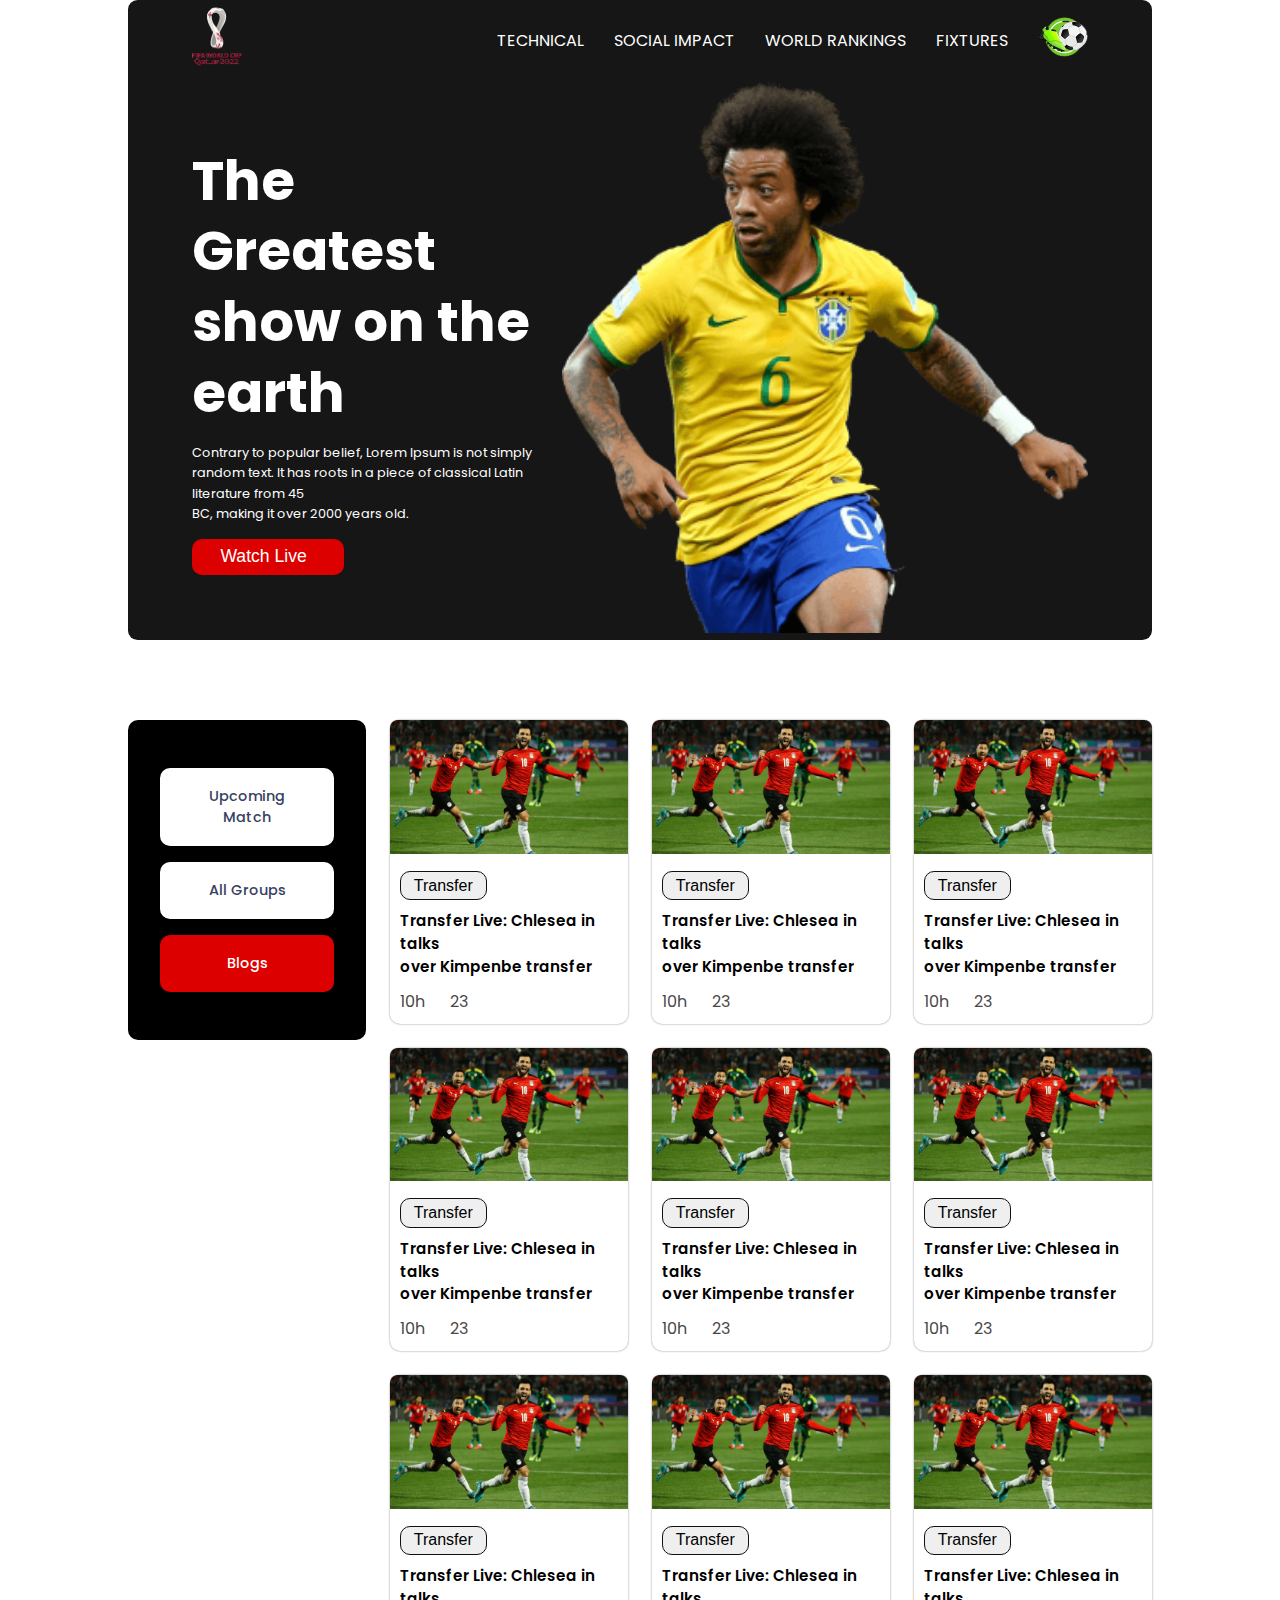
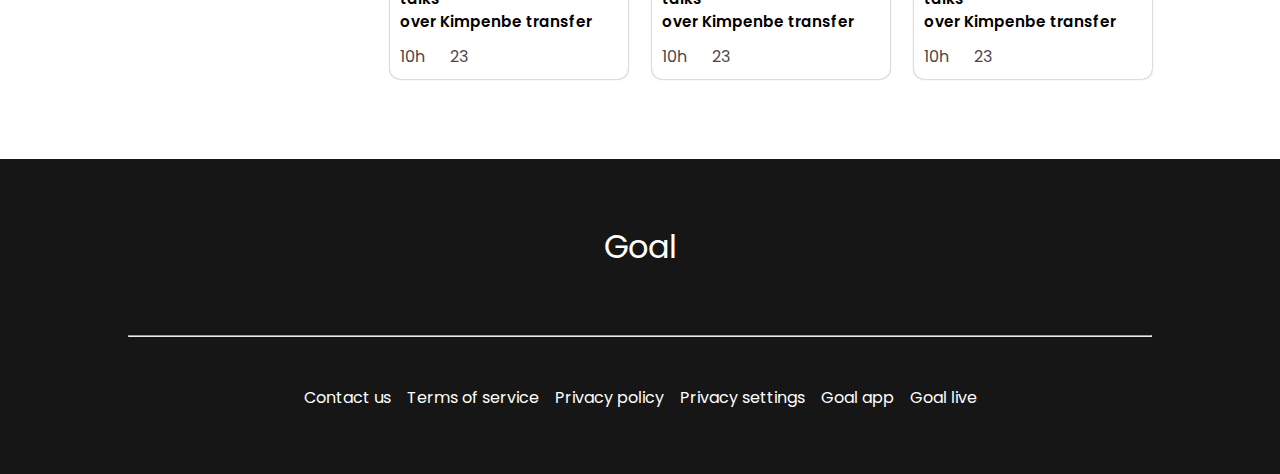
<file: index.html>
<!DOCTYPE html>
<html lang="en">
<head>
    <meta charset="UTF-8">
    <meta http-equiv="X-UA-Compatible" content="IE=edge">
    <meta name="viewport" content="width=device-width, initial-scale=1.0">
    <title>World Cup 2022 | Play To Win Heart</title>
    <link rel="stylesheet" href="https://cdnjs.cloudflare.com/ajax/libs/font-awesome/6.1.1/css/all.min.css" integrity="sha512-KfkfwYDsLkIlwQp6LFnl8zNdLGxu9YAA1QvwINks4PhcElQSvqcyVLLD9aMhXd13uQjoXtEKNosOWaZqXgel0g==" crossorigin="anonymous" referrerpolicy="no-referrer" />
    <link rel="shortcut icon" href="images/favicon.ico" type="image/x-icon">
    <link rel="stylesheet" href="style.css">
</head>
<body>
<!-- Header section starts here -->
    <header id="header" class="header container">
        <nav class="navbar">
            <div class="logo">
                <img src="images/logo.png" alt="Logo">
            </div>
            <ul class="navigation">
                <li><a href="#">Technical</a></li>
                <li><a href="#">Social Impact</a></li>
                <li><a href="#">World Rankings</a></li>
                <li><a href="#">Fixtures</a></li>
                <li class="football"><img src="images/football.png" alt="football"></li>
            </ul>
        </nav>

        <section id="hero" class="hero">
            <div class="content">
                <h3>The Greatest show on the earth</h3>
                <p>Contrary to popular belief, Lorem Ipsum is not simply <br>
                random text. It has roots in a piece of classical Latin literature from 45 <br> BC, making it over 2000 years old.</p>
                <button class="btn btn-primary">Watch live <i class="fa-solid fa-arrow-right"></i></button>
            </div>
            <div class="hero-image">
                <img src="images/Banner Image.png" alt="banner">
            </div>
        </section>
    </header>
<!-- Header section ends here -->

<!-- Main section starts -->
    <main class="container">
        <section class="blogs">
            <div class="side-nav">
                <p><a href="schedule.html">Upcoming Match</a></p>
                <p><a href="schedule.html">all groups</a></p>
                <p><a href="index.html" class="active">Blogs</a></p>
            </div>

            <div class="blog-container">
                <div class="blog-box">
                    <div class="blog-img">
                        <img src="images/Blog Image.png" alt="">
                    </div>
                    <div class="blog-content">
                        <button class="btn transfer">transfer</button>
                        <p>Transfer Live: Chlesea in talks <br> over Kimpenbe transfer</p>
                        <div class="view-box">
                            <div class="duration">
                                <i class="fa-solid fa-clock"></i>
                                <span>10h</span>
                            </div>
                            <div class="comment">
                                <i class="fa-solid fa-message"></i>
                                <span>23</span>
                            </div>
                        </div>
                    </div>
                </div>

                <div class="blog-box">
                    <div class="blog-img">
                        <img src="images/Blog Image.png" alt="">
                    </div>
                    <div class="blog-content">
                        <button class="btn transfer">transfer</button>
                        <p>Transfer Live: Chlesea in talks <br> over Kimpenbe transfer</p>
                        <div class="view-box">
                            <div class="duration">
                                <i class="fa-solid fa-clock"></i>
                                <span>10h</span>
                            </div>
                            <div class="comment">
                                <i class="fa-solid fa-message"></i>
                                <span>23</span>
                            </div>
                        </div>
                    </div>
                </div>

                <div class="blog-box">
                    <div class="blog-img">
                        <img src="images/Blog Image.png" alt="">
                    </div>
                    <div class="blog-content">
                        <button class="btn transfer">transfer</button>
                        <p>Transfer Live: Chlesea in talks <br> over Kimpenbe transfer</p>
                        <div class="view-box">
                            <div class="duration">
                                <i class="fa-solid fa-clock"></i>
                                <span>10h</span>
                            </div>
                            <div class="comment">
                                <i class="fa-solid fa-message"></i>
                                <span>23</span>
                            </div>
                        </div>
                    </div>
                </div>

                <div class="blog-box">
                    <div class="blog-img">
                        <img src="images/Blog Image.png" alt="">
                    </div>
                    <div class="blog-content">
                        <button class="btn transfer">transfer</button>
                        <p>Transfer Live: Chlesea in talks <br> over Kimpenbe transfer</p>
                        <div class="view-box">
                            <div class="duration">
                                <i class="fa-solid fa-clock"></i>
                                <span>10h</span>
                            </div>
                            <div class="comment">
                                <i class="fa-solid fa-message"></i>
                                <span>23</span>
                            </div>
                        </div>
                    </div>
                </div>

                <div class="blog-box">
                    <div class="blog-img">
                        <img src="images/Blog Image.png" alt="">
                    </div>
                    <div class="blog-content">
                        <button class="btn transfer">transfer</button>
                        <p>Transfer Live: Chlesea in talks <br> over Kimpenbe transfer</p>
                        <div class="view-box">
                            <div class="duration">
                                <i class="fa-solid fa-clock"></i>
                                <span>10h</span>
                            </div>
                            <div class="comment">
                                <i class="fa-solid fa-message"></i>
                                <span>23</span>
                            </div>
                        </div>
                    </div>
                </div>

                <div class="blog-box">
                    <div class="blog-img">
                        <img src="images/Blog Image.png" alt="">
                    </div>
                    <div class="blog-content">
                        <button class="btn transfer">transfer</button>
                        <p>Transfer Live: Chlesea in talks <br> over Kimpenbe transfer</p>
                        <div class="view-box">
                            <div class="duration">
                                <i class="fa-solid fa-clock"></i>
                                <span>10h</span>
                            </div>
                            <div class="comment">
                                <i class="fa-solid fa-message"></i>
                                <span>23</span>
                            </div>
                        </div>
                    </div>
                </div>

                <div class="blog-box">
                    <div class="blog-img">
                        <img src="images/Blog Image.png" alt="">
                    </div>
                    <div class="blog-content">
                        <button class="btn transfer">transfer</button>
                        <p>Transfer Live: Chlesea in talks <br> over Kimpenbe transfer</p>
                        <div class="view-box">
                            <div class="duration">
                                <i class="fa-solid fa-clock"></i>
                                <span>10h</span>
                            </div>
                            <div class="comment">
                                <i class="fa-solid fa-message"></i>
                                <span>23</span>
                            </div>
                        </div>
                    </div>
                </div>

                <div class="blog-box">
                    <div class="blog-img">
                        <img src="images/Blog Image.png" alt="">
                    </div>
                    <div class="blog-content">
                        <button class="btn transfer">transfer</button>
                        <p>Transfer Live: Chlesea in talks <br> over Kimpenbe transfer</p>
                        <div class="view-box">
                            <div class="duration">
                                <i class="fa-solid fa-clock"></i>
                                <span>10h</span>
                            </div>
                            <div class="comment">
                                <i class="fa-solid fa-message"></i>
                                <span>23</span>
                            </div>
                        </div>
                    </div>
                </div>

                <div class="blog-box hide">
                    <div class="blog-img">
                        <img src="images/Blog Image.png" alt="">
                    </div>
                    <div class="blog-content">
                        <button class="btn transfer">transfer</button>
                        <p>Transfer Live: Chlesea in talks <br> over Kimpenbe transfer</p>
                        <div class="view-box">
                            <div class="duration">
                                <i class="fa-solid fa-clock"></i>
                                <span>10h</span>
                            </div>
                            <div class="comment">
                                <i class="fa-solid fa-message"></i>
                                <span>23</span>
                            </div>
                        </div>
                    </div>
                </div>
            </div>
            <div class="view-all">
                <button class="btn btn-primary">
                    View all
                </button>
            </div>
        </section>
    </main>
<!-- Main section ends here -->

<!-- Footer section starts here -->
<footer>
    <section class="container">
        <h2 class="goal">Goal</h2>

        <hr>

        <ul class="footer-nav">
            <li><a href="#">Contact us</a></li>
            <li><a href="#">Terms of service</a></li>
            <li><a href="#">Privacy policy</a></li>
            <li><a href="#">Privacy settings</a></li>
            <li class="golive"><a href="#">Goal app</a></li>
            <li class="goapp"><a href="#">Goal live</a></li>
        </ul>

        <div class="social">
            <ul class="social-icon">
                <li><a href="www.facebook.com/humayun.kabir.95"><i class="fa-brands fa-facebook"></i></a></li>
                <li><a href="www.facebook.com/humayun.kabir.95"><i class="fa-brands fa-twitter"></i></a></li>
                <li><a href="www.facebook.com/humayun.kabir.95"><i class="fa-brands fa-instagram"></i></a></li>
                <li><a href="www.facebook.com/humayun.kabir.95"><i class="fa-brands fa-youtube"></i></a></li>
            </ul>
        </div>
    </section>
</footer>
<!-- Footer section ends here -->

    <script>
        let links = document.querySelectorAll('p a');

        links.forEach(li => {
            li.addEventListener('click', () => {
                resetLinks();
                li.classList.add('active');
            });
        });

        function resetLinks () {
            links.forEach(li => {
                li.classList.remove('active');
            });
        };
    </script>
</body>
</html>
</file>
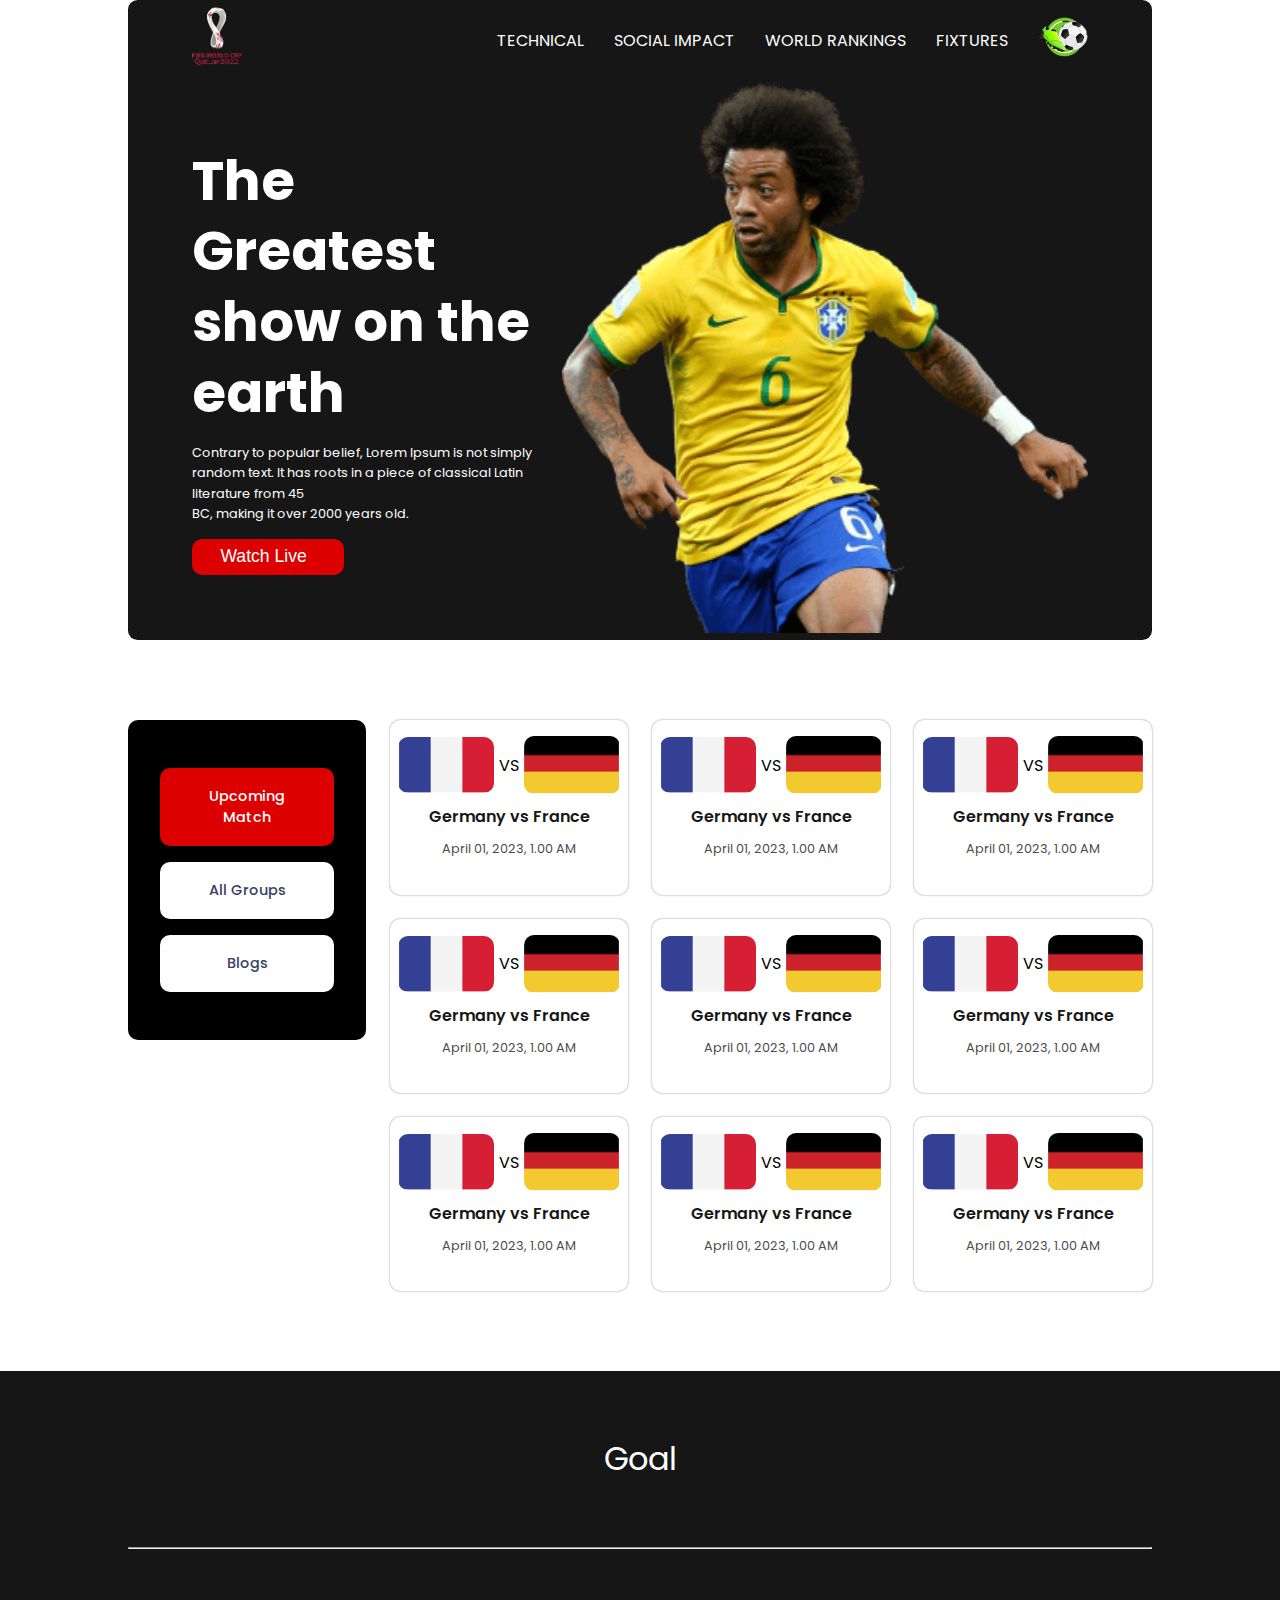
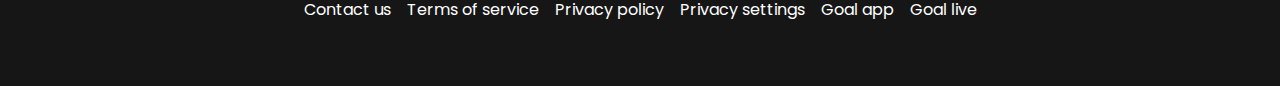
<file: schedule.html>
<!DOCTYPE html>
<html lang="en">
<head>
    <meta charset="UTF-8">
    <meta http-equiv="X-UA-Compatible" content="IE=edge">
    <meta name="viewport" content="width=device-width, initial-scale=1.0">
    <title>World Cup 2022 | Play To Win Heart</title>
    <link rel="stylesheet" href="https://cdnjs.cloudflare.com/ajax/libs/font-awesome/6.1.1/css/all.min.css" integrity="sha512-KfkfwYDsLkIlwQp6LFnl8zNdLGxu9YAA1QvwINks4PhcElQSvqcyVLLD9aMhXd13uQjoXtEKNosOWaZqXgel0g==" crossorigin="anonymous" referrerpolicy="no-referrer" />
    <link rel="shortcut icon" href="images/favicon.ico" type="image/x-icon">
    <link rel="stylesheet" href="style.css">
</head>
<body>
<!-- Header section starts here -->
    <header id="header" class="header container">
        <nav class="navbar">
            <div class="logo">
                <img src="images/logo.png" alt="Logo">
            </div>
            <ul class="navigation">
                <li><a href="#">Technical</a></li>
                <li><a href="#">Social Impact</a></li>
                <li><a href="#">World Rankings</a></li>
                <li><a href="#">Fixtures</a></li>
                <li class="football"><img src="images/football.png" alt="football"></li>
            </ul>
        </nav>

        <section id="hero" class="hero">
            <div class="content">
                <h3>The Greatest show on the earth</h3>
                <p>Contrary to popular belief, Lorem Ipsum is not simply <br>
                random text. It has roots in a piece of classical Latin literature from 45 <br> BC, making it over 2000 years old.</p>
                <button class="btn btn-primary">Watch live <i class="fa-solid fa-arrow-right"></i></button>
            </div>
            <div class="hero-image">
                <img src="images/Banner Image.png" alt="banner">
            </div>
        </section>
    </header>
<!-- Header section ends here -->

<!-- Main section starts -->
    <main class="container">
        <section class="blogs">
            <div class="side-nav">
                <p><a href="schedule.html" class="active">Upcoming Match</a></p>
                <p><a href="schedule.html">all groups</a></p>
                <p><a href="index.html">Blogs</a></p>
            </div>

            <div class="blog-container">
                <div class="blog-box schedule-box">
                    <div class="blog-img">
                        <img src="images/Flag.png" alt="">
                        <p>VS</p>
                        <img src="images//germany Flag.png" alt="">
                    </div>
                    <div class="blog-content">
                        <h5>Germany vs France</h5>
                        <p>April 01, 2023, 1.00 AM</p>
                    </div>
                </div>

                <div class="blog-box schedule-box">
                    <div class="blog-img">
                        <img src="images/Flag.png" alt="">
                        <p>VS</p>
                        <img src="images//germany Flag.png" alt="">
                    </div>
                    <div class="blog-content">
                        <h5>Germany vs France</h5>
                        <p>April 01, 2023, 1.00 AM</p>
                    </div>
                </div>

                <div class="blog-box schedule-box">
                    <div class="blog-img">
                        <img src="images/Flag.png" alt="">
                        <p>VS</p>
                        <img src="images/germany Flag.png" alt="">
                    </div>
                    <div class="blog-content">
                        <h5>Germany vs France</h5>
                        <p>April 01, 2023, 1.00 AM</p>
                    </div>
                </div>

                <div class="blog-box schedule-box">
                    <div class="blog-img">
                        <img src="images/Flag.png" alt="">
                        <p>VS</p>
                        <img src="images/germany Flag.png" alt="">
                    </div>
                    <div class="blog-content">
                        <h5>Germany vs France</h5>
                        <p>April 01, 2023, 1.00 AM</p>
                    </div>
                </div>

                <div class="blog-box schedule-box">
                    <div class="blog-img">
                        <img src="images/Flag.png" alt="">
                        <p>VS</p>
                        <img src="images/germany Flag.png" alt="">
                    </div>
                    <div class="blog-content">
                        <h5>Germany vs France</h5>
                        <p>April 01, 2023, 1.00 AM</p>
                    </div>
                </div>

                <div class="blog-box schedule-box">
                    <div class="blog-img">
                        <img src="images/Flag.png" alt="">
                        <p>VS</p>
                        <img src="images/germany Flag.png" alt="">
                    </div>
                    <div class="blog-content">
                        <h5>Germany vs France</h5>
                        <p>April 01, 2023, 1.00 AM</p>
                    </div>
                </div>

                <div class="blog-box schedule-box">
                    <div class="blog-img">
                        <img src="images/Flag.png" alt="">
                        <p>VS</p>
                        <img src="images/germany Flag.png" alt="">
                    </div>
                    <div class="blog-content">
                        <h5>Germany vs France</h5>
                        <p>April 01, 2023, 1.00 AM</p>
                    </div>
                </div>

                <div class="blog-box schedule-box">
                    <div class="blog-img">
                        <img src="images/Flag.png" alt="">
                        <p>VS</p>
                        <img src="images/germany Flag.png" alt="">
                    </div>
                    <div class="blog-content">
                        <h5>Germany vs France</h5>
                        <p>April 01, 2023, 1.00 AM</p>
                    </div>
                </div>

                <div class="blog-box schedule-box hide">
                    <div class="blog-img">
                        <img src="images/Flag.png" alt="">
                        <p>VS</p>
                        <img src="images/germany Flag.png" alt="">
                    </div>
                    <div class="blog-content">
                        <h5>Germany vs France</h5>
                        <p>April 01, 2023, 1.00 AM</p>
                    </div>
                </div>
            </div>
            <div class="view-all">
                <button class="btn btn-primary">
                    View all
                </button>
            </div>
        </section>
    </main>
<!-- Main section ends here -->

<!-- Footer section starts here -->
<footer>
    <section class="container">
        <h2 class="goal">Goal</h2>

        <hr>

        <ul class="footer-nav">
            <li><a href="#">Contact us</a></li>
            <li><a href="#">Terms of service</a></li>
            <li><a href="#">Privacy policy</a></li>
            <li><a href="#">Privacy settings</a></li>
            <li class="golive"><a href="#">Goal app</a></li>
            <li class="goapp"><a href="#">Goal live</a></li>

        </ul>

        <div class="social">
            <ul class="social-icon">
                <li><a href="www.facebook.com/humayun.kabir.95"><i class="fa-brands fa-facebook"></i></a></li>
                <li><a href="www.facebook.com/humayun.kabir.95"><i class="fa-brands fa-twitter"></i></a></li>
                <li><a href="www.facebook.com/humayun.kabir.95"><i class="fa-brands fa-instagram"></i></a></li>
                <li><a href="www.facebook.com/humayun.kabir.95"><i class="fa-brands fa-youtube"></i></a></li>
            </ul>
        </div>
    </section>
</footer>
<!-- Footer section ends here -->

    <script>
        let links = document.querySelectorAll('p a');

        links.forEach(li => {
            li.addEventListener('click', () => {
                resetLinks();
                li.classList.add('active');
            });
        });

        function resetLinks () {
            links.forEach(li => {
                li.classList.remove('active');
            });
        };
    </script>
</body>
</html>
</file>
<file: style.css>
/* Imported Google fonts */
@import url('https://fonts.googleapis.com/css2?family=Poppins:wght@400;500;600;700&display=swap');

/* Utilities css here */
:root {
    --primary: #29e9bc;
    --normal: #ffffff;
    --black: #374162;
    --bg: #161616;
    --danger: #dd0000;
}

* {
    margin: 0;
    padding: 0;
    box-sizing: border-box;
}

body {
    font-family: 'Poppins', sans-serif;
}

ul {
    list-style: none;
}

a {
    text-decoration: none;
    color: var(--black);
}

img {
    width: 100%;
}

.btn {
    display: block;
    font-size: 1.1rem;
    font-weight: 500;
    padding: .3em 1.5em;
    border-radius: 10px;
    border: 2px solid transparent;
    text-transform: capitalize;
    cursor: pointer;
}

.btn-primary {
    background-color: var(--danger);
    color: var(--normal);

}


.container {
    max-width: 80%;
    margin: 0 auto;
    padding: 0 5%;
}

/* Main css here */

header {
    background: var(--bg);
    border-radius: .6rem;
}

nav.navbar {
    display: flex;
    justify-content: space-between;
    align-items: center;
    height: 80px;
    padding: 3px 0;
}

nav .logo, .navigation .football {
    width: 50px;
    height: auto;
}

nav .logo:hover {
    transform: rotateY(360deg);
    transition-duration: 1.2s;
}

nav .navigation {
    display: flex;
    align-items: center;
    gap: 30px;
}

.navigation li a {
    color: var(--normal);
    font-size: 1rem;
    font-weight: 400;
    text-transform: uppercase;
    transition: .5s ease-in-out;
    position: relative;
}

.navigation li a::before {
    content: '';
    position: absolute;
    width: 0%;
    height: 2px;
    background-color: var(--primary);
    bottom: -6px;
    left: 0;
    transition: .5s ease-in-out;
}

.navigation li a:hover::before {
    width: 100%;
}

.navigation li a:hover {
    color: var(--primary);
}

/* hero section starts */
section.hero {
    display: flex;
    justify-content: space-between;
    align-items: center;
    gap: 1.25em;
    margin-bottom: 5em;
}

.hero-image img {
    animation: introLoad 2s alternate 3;
}

.hero .content {
    width: 40%;
    animation: 5s alternate 1 fadeIn;
}

.content h3 {
    font-size: 3.4rem;
    color: var(--normal);
    line-height: 1.3;
    animation: myAnim 1s ease-in-out 1 alternate forwards;
}

.content p {
    font-size: .8rem;
    font-weight: 400;
    color: var(--normal);
    margin-top: 1.125em;
    margin-bottom: 1.125em;
    line-height: 1.6;
    animation: myAnim2 1s ease-in-out 1 alternate forwards;
}

.content .btn {
    animation: wiggle 2s linear infinite;
    transition: .5s;
}

.content .btn:hover {
    color: var(--primary);
    border: 2px solid var(--primary);
    background: transparent;
}

.content .btn i {
    margin-left: .6em;
    font-size: .9rem;
}

.hero .hero-image {
    width: 60%;
}

/* Blogs section starts */
main.container {
    padding: 0;
}
section.blogs {
    display: grid;
    grid-template-columns: repeat(4, 1fr);
    grid-column-gap: 1.5rem;
}

.blogs .side-nav {
    background-color: black;
    padding: 2em;
    text-align: center;
    height: fit-content;
    border-radius: .625rem;
}



.blogs .side-nav p a {
    display: block;
    padding: 1rem 1.4rem;
    color: var(--black);
    background-color: var(--normal);
    margin: 1rem 0;
    border: 2px solid transparent;
    font-size: .9rem;
    border-radius: 10px;
    font-weight: 500;
    text-transform: capitalize;
    transition: .5s;
}

.blogs .side-nav p a:hover {
    color: var(--primary);
    border: 2px solid var(--primary);
    background: transparent;
}

p a.active {
    background-color: var(--danger)!important;
    color: var(--normal)!important;
    border: 2px solid transparent!important;
}

.blogs .blog-container {
    display: grid;
    grid-column: span 3;
    grid-template-columns: repeat(3, 1fr);
    grid-gap: 1.5rem;
}

.blog-box {
    box-shadow: 0 0 2px rgba(0,0,0,0.5);
    border-radius: 10px;
}

.blog-content {
    padding: 10px;
}

.blog-content .transfer {
    padding: 0.3em 0.8em;
    font-size: 1rem;
    border: 1px solid #111111;
}

.blog-content p {
    font-size: .95rem;
    font-weight: 600;
    line-height: 1.5;
    margin: 10px 0;
}

.blog-content .view-box {
    display: flex;
    gap: 25px;
    color: #4b4747;
    font-size: 1rem;
}

.view-all {
    display: none;
}

/* footer css starts */

footer {
    background-color: var(--bg);
    margin-top: 5em;
}

footer section.container {
    text-align: center;
    padding: 0;
}

footer h2 {
    padding: 2em 0;
    font-size: 2rem;
    color: var(--normal);
    font-weight: 400;
}

footer hr {
    background-color: #4b4747;
    margin-bottom: 2em;
}

.footer-nav {
    display: flex;
    align-items: center;
    justify-content: center;
    gap: 1rem;
    padding: 1em 0 1em 0;

}

.footer-nav li a {
    color: var(--normal);
    font-size: 1rem;
    font-weight: 400;
    transition: .5s;
}

.footer-nav li a:hover {
    color: var(--primary);
}

.social-icon {
    display: flex;
    align-items: center;
    justify-content: center;
    gap: 1.5rem;
}

.social-icon a {
    color: rgb(160, 85, 231);
    padding-bottom: 3rem;
    display: block;
    font-size: 1.5rem;
    transition: .5s;
}
.social-icon a:hover {
    color: var(--primary);
}


/* Schedule html css */

.schedule-box .blog-img {
    display: flex;
    justify-content: center;
    align-items: center;
    gap: 5px;
}

.schedule-box .blog-img img{
    border-radius: 10px;

}

.schedule-box {
    text-align: center;
    padding: 1rem .5rem;
}

.schedule-box .blog-content h5 {
    font-size: 1rem;
    font-weight: 600;
    color: var(--bg);
}

.schedule-box .blog-content p {
    font-size: .8rem;
    font-weight: 400;
    color: #4d4d4d;
}

/* Media Query/ Responsive css here */

@media only screen and (max-width: 576px) {
    .container {
        max-width: 100%;
        padding: 0 3rem,;
    }

    nav.navbar {
        display: none;
    }

    section.hero {
        flex-direction: column;
        text-align: center;
        margin-bottom: .5em;
    }

    .hero .content {
        width: 100%;
        padding: 2rem 1rem;
        margin-top: 2em;
    }

    .content h3 {
        font-size: 2rem;
        line-height: 1.6;
    }

    .content p {
        width: 100%;
        white-space: nowrap;
        overflow: hidden;
        text-overflow: ellipsis;
    }

    .btn {
        display: inline;
    }

    .hero-image img {
        width: 100%;
    }

    /* blogs media mobile */
    main.container {
        padding: 0 3rem;
    }
    section.blogs {
        grid-template-columns: repeat(1, 1fr);
        grid-row-gap: 2rem;
    }

    .blogs .blog-container {
        grid-template-columns: repeat(1, 1fr);
    }

    .blogs .side-nav {
        background-color: unset;
        text-align: center;
        padding: unset;
        margin-left: 2rem;
    }

    .blogs .side-nav p a {
        border: 2px solid rgb(166, 150, 150);
    }

    footer section.container {
        padding: 0 3rem;
    }

    .footer-nav {
        flex-direction: column;
    }

    footer h2 {
        padding: 1.5rem 0;
    }

    footer hr {
        margin-bottom: 1.4rem;
    }

}

/* Media query tablet */

@media only screen and (min-width:577px) and (max-width:768px) {
    .container {
        max-width: 90%;
        padding: 0 3rem,;
    }

    nav.navbar {
        display: none;
    }

    section.hero {
        margin-bottom: .5em;
    }

    .hero .content {
        width: 40%;
        padding: 2rem 1rem;
        margin-top: 2em;
    }

    .content h3 {
        font-size: 2rem;
        line-height: 1.3;
    }

    .content p {
        width: 100%;
        white-space: nowrap;
        overflow: hidden;
        text-overflow: ellipsis;
    }

    .hero-image img {
        width: 100%;
    }

    /* blogs media tablet */

    section.blogs {
        grid-template-columns: repeat(1, 1fr);
        grid-row-gap: 2rem;
        grid-column-gap: unset;
    }

    .blogs .blog-container {
        grid-template-columns: repeat(2, 1fr);
    }

    .blogs .side-nav {
        display: flex;
        gap: 2rem;
        background-color: unset;
        padding: unset;
    }

    .blogs .side-nav p {
        flex-grow: 1;
        width: 33%;
    }

    .blogs .side-nav p a {
        border: 2px solid rgb(166, 150, 150);
        font-size: .7rem;
        font-weight: 600;
    }

    .blog-box.hide {
        display: none;
    }

    .view-all {
        display: flex;
        justify-content: center;
    }

    footer section.container {
        padding: 0 1.8rem;
    }

    .footer-nav {
        display: grid;
        grid-template-columns: repeat(4, 1fr);
        text-align: center;
    }

    footer h2 {
        padding: 1rem 0;
    }

    footer hr {
        margin-bottom: 1rem;
    }

    .footer-nav li a {
        font-size: .7rem;
    }



    .golive {
        grid-column: span 2;
        justify-self: flex-end;
    }

    .goapp {
        grid-column: span 2;
        justify-self: flex-start;
    }
}

/* Media query desktop medium */

@media only screen and (min-width:769px) and (max-width:1150px) {
    nav .navigation {
        gap: 1rem;
    }

    .navigation li a {
        font-size: .7rem;
        font-weight: 500;
        text-transform: capitalize;
    }
    section.hero {
        padding-bottom: 1rem;
    }
    .content h3 {
        font-size: 2.2rem;
        line-height: 1.4;
    }

    .content p {
        width: 100%;
        white-space: nowrap;
        overflow: hidden;
        text-overflow: ellipsis;
    }
    main.container {
        padding: 0;
    }
    section.blogs {
        display: grid;
        grid-template-columns: repeat(3, 1fr);
        grid-column-gap: 1.5rem;
    }



    .blogs .side-nav p a {
        padding: .8rem 1rem;
        font-size: .6rem;

    }

    .blogs .side-nav p a:hover {
        color: var(--primary);
        border: 2px solid var(--primary);
        background: transparent;
    }

    p a.active {
        background-color: var(--danger)!important;
        color: var(--normal)!important;
        border: 2px solid transparent!important;
    }

    .blogs .blog-container {
        display: grid;
        grid-column: span 2;
        grid-template-columns: repeat(2, 1fr);
        grid-gap: 1.5rem;
    }

    .blog-box {
        box-shadow: 0 0 2px rgba(0,0,0,0.5);
        border-radius: 10px;
    }

    .blog-content {
        padding: 10px;
    }

    .blog-content .transfer {
        padding: 0.3em 0.8em;
        font-size: 1rem;
        border: 1px solid #111111;
    }

    .blog-content p {
        font-size: .95rem;
        font-weight: 600;
        line-height: 1.5;
        margin: 10px 0;
    }

    .blog-content .view-box {
        display: flex;
        gap: 25px;
        color: #4b4747;
        font-size: 1rem;
    }

    .blog-box.hide {
        display: none;
    }

    .view-all {
        display: none;
    }

    /* footer css starts */

    footer {
        background-color: var(--bg);
        margin-top: 5em;
    }

    footer section.container {
        text-align: center;
        padding: 0;
    }

    footer h2 {
        padding: 1em 0;
        font-size: 1.8rem;
    }

    footer hr {
        background-color: #4b4747;
        margin-bottom: 1.8em;
    }



    .footer-nav li a {
        font-size: .8rem;
    }




    /* Schedule html css */

    .schedule-box {
        text-align: center;
        padding: 1rem .5rem;
    }

    .schedule-box .blog-content h5 {
        font-size: 1rem;
        font-weight: 600;
        color: var(--bg);
    }

    .schedule-box .blog-content p {
        font-size: .8rem;
        font-weight: 400;
        color: #4d4d4d;
    }

}

/* Animation here */
@keyframes introLoad {
    from {
        clip-path: polygon(0 0, 100% 0, 100% 0, 0 0);
    }
    to{
        clip-path: polygon(0 0, 100% 0, 100% 100%, 0 100%);
    }
}

@keyframes fadeIn {
    from {
        transform: scale(0.95);
    }
    to {
        transform: scale(1);
    }
}

  /* Keyframes */
  @keyframes wiggle {
    0%, 7% {
      transform: rotateZ(0);
    }
    15% {
      transform: rotateZ(-15deg);
    }
    20% {
      transform: rotateZ(10deg);
    }
    25% {
      transform: rotateZ(-10deg);
    }
    30% {
      transform: rotateZ(6deg);
    }
    35% {
      transform: rotateZ(-4deg);
    }
    40%, 100% {
      transform: rotateZ(0);
    }
  }

  @keyframes myAnim {
	0% {
		opacity: 0;
		transform: translateX(250px);
	}

	100% {
		opacity: 1;
		transform: translateX(0);
	}
}

@keyframes myAnim2 {
	0% {
		opacity: 0;
		transform: translateX(-250px);
	}

	100% {
		opacity: 1;
		transform: translateX(0);
	}
}
</file>
